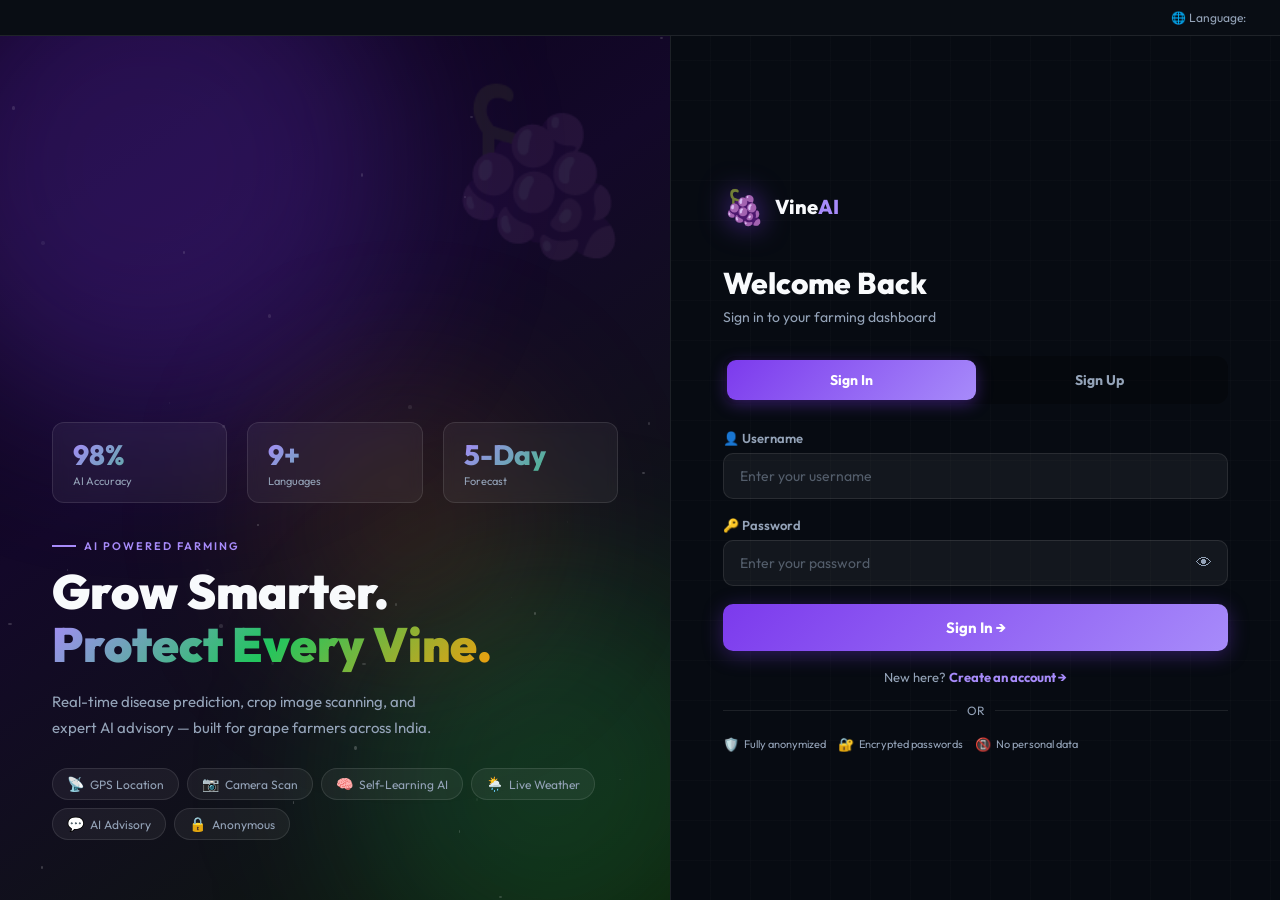
<file: templates/login.html>
<!DOCTYPE html>
<html lang="en">
<head>
    <meta charset="UTF-8">
    <meta name="viewport" content="width=device-width, initial-scale=1.0">
    <title>🍇 VineAI – Grape Crop Intelligence</title>
    <meta name="description" content="Sign in to VineAI – your AI-powered grape crop health and disease prediction platform.">
    <link href="https://fonts.googleapis.com/css2?family=Outfit:wght@300;400;500;600;700;800;900&display=swap" rel="stylesheet">

    <!-- Google Translate -->
    <script type="text/javascript">
        function googleTranslateElementInit() {
            new google.translate.TranslateElement({
                pageLanguage: 'en',
                includedLanguages: 'en,hi,mr,te,ta,kn,gu,pa,bn',
                layout: google.translate.TranslateElement.InlineLayout.SIMPLE,
                autoDisplay: false
            }, 'google_translate_element_login');
        }
    </script>
    <script src="//translate.google.com/translate_a/element.js?cb=googleTranslateElementInit"></script>

    <style>
        *, *::before, *::after { box-sizing: border-box; margin: 0; padding: 0; }

        :root {
            --bg: #04080f;
            --grape: #7c3aed;
            --grape-light: #a78bfa;
            --green: #22c55e;
            --green-dark: #16a34a;
            --gold: #f59e0b;
            --text: #f8fafc;
            --muted: #94a3b8;
            --card: rgba(255,255,255,0.04);
            --border: rgba(255,255,255,0.09);
            --radius: 14px;
            --error: #f87171;
            --success: #4ade80;
        }

        html, body { height: 100%; font-family: 'Outfit', sans-serif; }

        body {
            background: var(--bg);
            color: var(--text);
            min-height: 100vh;
            display: flex;
            flex-direction: column;
            overflow-x: hidden;
        }

        /* ── Language Bar ── */
        .lang-bar {
            display: flex;
            justify-content: flex-end;
            align-items: center;
            pad: 10px 24px;
            padding: 10px 24px;
            background: rgba(255,255,255,0.02);
            border-bottom: 1px solid var(--border);
            gap: 10px;
            position: relative;
            z-index: 100;
        }
        .lang-label {
            font-size: 12px;
            color: var(--muted);
            display: flex;
            align-items: center;
            gap: 5px;
        }
        .goog-te-gadget { color: transparent !important; font-size: 0 !important; }
        .goog-te-gadget select {
            background: rgba(255,255,255,0.08) !important;
            border: 1px solid var(--border) !important;
            color: var(--text) !important;
            border-radius: 8px !important;
            padding: 5px 10px !important;
            font-size: 12px !important;
            font-family: 'Outfit', sans-serif !important;
            outline: none !important;
            cursor: pointer;
        }
        .goog-te-banner-frame { display: none !important; }
        body { top: 0px !important; }

        /* ── Main Layout ── */
        .login-container {
            flex: 1;
            display: grid;
            grid-template-columns: 1.1fr 1fr;
            min-height: calc(100vh - 44px);
        }

        /* ── Left Visual Panel ── */
        .visual-panel {
            position: relative;
            overflow: hidden;
            background: linear-gradient(145deg, #0a0118 0%, #130829 40%, #0d1a0a 100%);
            display: flex;
            flex-direction: column;
            justify-content: flex-end;
            padding: 60px 52px;
        }

        /* Animated orbs */
        .orb {
            position: absolute;
            border-radius: 50%;
            filter: blur(80px);
            animation: drift 8s ease-in-out infinite alternate;
        }
        .orb-1 { width: 500px; height: 500px; background: rgba(124,58,237,0.25); top: -120px; left: -100px; }
        .orb-2 { width: 400px; height: 400px; background: rgba(34,197,94,0.18); bottom: -80px; right: -80px; animation-delay: -4s; }
        .orb-3 { width: 280px; height: 280px; background: rgba(245,158,11,0.12); top: 40%; left: 40%; animation-delay: -2s; animation-duration: 6s; }
        @keyframes drift {
            from { transform: translate(0, 0) scale(1); }
            to   { transform: translate(30px, -30px) scale(1.08); }
        }

        /* Floating grape clusters SVG decoration */
        .grape-art {
            position: absolute;
            top: 30px;
            right: 30px;
            font-size: 160px;
            opacity: 0.12;
            animation: floatArt 6s ease-in-out infinite;
            user-select: none;
        }
        @keyframes floatArt {
            0%,100% { transform: translateY(0) rotate(-5deg); }
            50%      { transform: translateY(-18px) rotate(3deg); }
        }

        /* Particle dots */
        .particles {
            position: absolute; inset: 0;
            overflow: hidden;
        }
        .particle {
            position: absolute;
            width: 3px; height: 3px;
            background: rgba(255,255,255,0.35);
            border-radius: 50%;
            animation: twinkle 3s ease-in-out infinite;
        }
        @keyframes twinkle {
            0%,100% { opacity: 0.2; transform: scale(1); }
            50%      { opacity: 1; transform: scale(1.6); }
        }

        /* Vineyard stats row */
        .vine-stats {
            display: flex;
            gap: 20px;
            margin-bottom: 36px;
            position: relative;
            z-index: 2;
            flex-wrap: wrap;
        }
        .vine-stat {
            background: rgba(255,255,255,0.05);
            border: 1px solid rgba(255,255,255,0.1);
            border-radius: 12px;
            padding: 14px 20px;
            flex: 1;
            min-width: 100px;
            backdrop-filter: blur(6px);
            transition: border-color 0.3s, background 0.3s;
        }
        .vine-stat:hover { border-color: rgba(124,58,237,0.4); background: rgba(124,58,237,0.08); }
        .vine-stat .sv-number {
            font-size: 28px;
            font-weight: 800;
            background: linear-gradient(135deg, var(--grape-light), var(--green));
            -webkit-background-clip: text;
            -webkit-text-fill-color: transparent;
            background-clip: text;
        }
        .vine-stat .sv-label { font-size: 11px; color: var(--muted); margin-top: 2px; }

        .visual-headline {
            position: relative;
            z-index: 2;
        }
        .visual-tagline {
            font-size: 11px;
            font-weight: 600;
            color: var(--grape-light);
            letter-spacing: 2px;
            text-transform: uppercase;
            margin-bottom: 12px;
            display: flex;
            align-items: center;
            gap: 8px;
        }
        .visual-tagline::before {
            content: '';
            display: inline-block;
            width: 24px;
            height: 2px;
            background: var(--grape-light);
        }
        .visual-title {
            font-size: 48px;
            font-weight: 900;
            line-height: 1.1;
            margin-bottom: 18px;
        }
        .visual-title span {
            background: linear-gradient(135deg, var(--grape-light) 0%, var(--green) 50%, var(--gold) 100%);
            -webkit-background-clip: text;
            -webkit-text-fill-color: transparent;
            background-clip: text;
        }
        .visual-desc {
            font-size: 15px;
            color: var(--muted);
            line-height: 1.7;
            max-width: 380px;
            margin-bottom: 28px;
        }

        .feature-pills {
            display: flex;
            flex-wrap: wrap;
            gap: 8px;
            position: relative;
            z-index: 2;
        }
        .pill {
            display: flex;
            align-items: center;
            gap: 6px;
            padding: 6px 14px;
            background: rgba(255,255,255,0.05);
            border: 1px solid rgba(255,255,255,0.1);
            border-radius: 50px;
            font-size: 12px;
            color: var(--muted);
            transition: all 0.25s;
        }
        .pill:hover { background: rgba(34,197,94,0.1); border-color: rgba(34,197,94,0.3); color: var(--text); }
        .pill-icon { font-size: 14px; }

        /* ── Right Auth Panel ── */
        .auth-panel {
            display: flex;
            flex-direction: column;
            justify-content: center;
            padding: 48px 52px;
            background: rgba(255,255,255,0.012);
            border-left: 1px solid var(--border);
            position: relative;
        }

        /* Subtle grid pattern */
        .auth-panel::before {
            content: '';
            position: absolute;
            inset: 0;
            background-image: repeating-linear-gradient(
                0deg, transparent, transparent 39px, rgba(255,255,255,0.015) 39px, rgba(255,255,255,0.015) 40px),
                repeating-linear-gradient(
                90deg, transparent, transparent 39px, rgba(255,255,255,0.015) 39px, rgba(255,255,255,0.015) 40px);
            pointer-events: none;
        }

        .auth-brand-mini {
            display: flex;
            align-items: center;
            gap: 10px;
            margin-bottom: 36px;
            position: relative;
            z-index: 1;
        }
        .auth-logo { font-size: 34px; filter: drop-shadow(0 0 14px rgba(124,58,237,0.6)); }
        .auth-brand-name { font-size: 20px; font-weight: 800; }
        .auth-brand-name span { color: var(--grape-light); }

        .auth-heading {
            font-size: 30px;
            font-weight: 800;
            margin-bottom: 6px;
            position: relative;
            z-index: 1;
        }
        .auth-subheading {
            font-size: 14px;
            color: var(--muted);
            margin-bottom: 30px;
            position: relative;
            z-index: 1;
        }

        /* Tabs */
        .auth-tabs {
            display: flex;
            background: rgba(0,0,0,0.3);
            border-radius: 12px;
            padding: 4px;
            margin-bottom: 26px;
            position: relative;
            z-index: 1;
        }
        .tab-btn {
            flex: 1;
            padding: 11px;
            border: none;
            border-radius: 9px;
            background: transparent;
            color: var(--muted);
            font-size: 14px;
            font-weight: 700;
            cursor: pointer;
            transition: all 0.3s;
            font-family: 'Outfit', sans-serif;
        }
        .tab-btn.active {
            background: linear-gradient(135deg, var(--grape), var(--grape-light));
            color: white;
            box-shadow: 0 4px 16px rgba(124,58,237,0.4);
        }

        /* Message */
        .auth-msg {
            padding: 12px 16px;
            border-radius: 10px;
            font-size: 13px;
            font-weight: 500;
            margin-bottom: 18px;
            animation: fadeUp 0.3s ease;
            position: relative;
            z-index: 1;
        }
        .auth-msg.hidden { display: none; }
        .auth-msg.error { background: rgba(248,113,113,0.12); color: var(--error); border: 1px solid rgba(248,113,113,0.25); }
        .auth-msg.success { background: rgba(74,222,128,0.1); color: var(--success); border: 1px solid rgba(74,222,128,0.2); }

        /* Form */
        .auth-form { display: flex; flex-direction: column; gap: 18px; position: relative; z-index: 1; }
        .auth-form.hidden { display: none; }

        .form-group { display: flex; flex-direction: column; gap: 7px; }
        .form-group label {
            font-size: 13px;
            font-weight: 600;
            color: var(--muted);
            display: flex;
            align-items: center;
            gap: 5px;
        }

        .pass-wrap { position: relative; display: flex; }
        .pass-wrap input { padding-right: 46px !important; }

        .input-field {
            width: 100%;
            padding: 13px 16px;
            background: rgba(255,255,255,0.05);
            border: 1.5px solid rgba(255,255,255,0.09);
            border-radius: 10px;
            color: var(--text);
            font-size: 14px;
            font-family: 'Outfit', sans-serif;
            outline: none;
            transition: border-color 0.3s, background 0.3s, box-shadow 0.3s;
        }
        .input-field:focus {
            border-color: var(--grape-light);
            background: rgba(124,58,237,0.07);
            box-shadow: 0 0 0 3px rgba(124,58,237,0.15);
        }
        .input-field::placeholder { color: rgba(148,163,184,0.5); }

        .eye-btn {
            position: absolute;
            right: 12px;
            top: 50%;
            transform: translateY(-50%);
            background: none;
            border: none;
            cursor: pointer;
            font-size: 16px;
            color: var(--muted);
            padding: 4px;
            line-height: 1;
            width: auto;
        }
        .eye-btn:hover { color: var(--text); }

        .anon-notice {
            font-size: 12px;
            color: var(--muted);
            padding: 11px 14px;
            background: rgba(124,58,237,0.07);
            border: 1px solid rgba(124,58,237,0.2);
            border-radius: 10px;
            line-height: 1.5;
        }

        .btn-auth {
            width: 100%;
            padding: 14px;
            background: linear-gradient(135deg, var(--grape), var(--grape-light));
            border: none;
            border-radius: 10px;
            color: white;
            font-size: 15px;
            font-weight: 700;
            cursor: pointer;
            font-family: 'Outfit', sans-serif;
            transition: opacity 0.2s, transform 0.2s, box-shadow 0.2s;
            box-shadow: 0 4px 20px rgba(124,58,237,0.35);
            position: relative;
            overflow: hidden;
        }
        .btn-auth::after {
            content: '';
            position: absolute;
            inset: 0;
            background: linear-gradient(135deg, var(--green-dark), var(--green));
            opacity: 0;
            transition: opacity 0.4s;
        }
        .btn-auth:hover:not(:disabled) { transform: translateY(-2px); box-shadow: 0 6px 28px rgba(124,58,237,0.5); }
        .btn-auth:disabled { opacity: 0.5; cursor: not-allowed; }
        .btn-auth span { position: relative; z-index: 1; }

        .switch-hint {
            text-align: center;
            font-size: 13px;
            color: var(--muted);
        }
        .switch-hint a {
            color: var(--grape-light);
            cursor: pointer;
            font-weight: 700;
            text-decoration: none;
        }
        .switch-hint a:hover { text-decoration: underline; }

        .divider {
            display: flex;
            align-items: center;
            gap: 10px;
            font-size: 12px;
            color: var(--muted);
        }
        .divider::before, .divider::after {
            content: '';
            flex: 1;
            height: 1px;
            background: var(--border);
        }

        /* Trust badges */
        .trust-row {
            display: flex;
            gap: 12px;
            flex-wrap: wrap;
            position: relative;
            z-index: 1;
        }
        .trust-badge {
            display: flex;
            align-items: center;
            gap: 5px;
            font-size: 11px;
            color: var(--muted);
        }
        .trust-badge .tb-icon { font-size: 13px; }

        @keyframes fadeUp {
            from { opacity: 0; transform: translateY(6px); }
            to   { opacity: 1; transform: translateY(0); }
        }

        /* Responsive */
        @media (max-width: 900px) {
            .login-container { grid-template-columns: 1fr; }
            .visual-panel { display: none; }
            .auth-panel { padding: 40px 28px; }
        }
        @media (max-width: 480px) {
            .auth-panel { padding: 28px 18px; }
            .vine-stats { flex-direction: column; }
        }
    </style>
</head>
<body>

<!-- ── Language Bar ── -->
<div class="lang-bar">
    <span class="lang-label">🌐 Language:</span>
    <div id="google_translate_element_login"></div>
</div>

<div class="login-container">

    <!-- ── LEFT: Visual Panel ── -->
    <div class="visual-panel">
        <!-- Animated orbs -->
        <div class="orb orb-1"></div>
        <div class="orb orb-2"></div>
        <div class="orb orb-3"></div>

        <!-- Floating grape art -->
        <div class="grape-art">🍇</div>

        <!-- Twinkling particles -->
        <div class="particles" id="particles"></div>

        <!-- Stats -->
        <div class="vine-stats">
            <div class="vine-stat">
                <div class="sv-number">98%</div>
                <div class="sv-label">AI Accuracy</div>
            </div>
            <div class="vine-stat">
                <div class="sv-number">9+</div>
                <div class="sv-label">Languages</div>
            </div>
            <div class="vine-stat">
                <div class="sv-number">5-Day</div>
                <div class="sv-label">Forecast</div>
            </div>
        </div>

        <!-- Headline -->
        <div class="visual-headline">
            <div class="visual-tagline">AI Powered Farming</div>
            <h1 class="visual-title">
                Grow Smarter.<br>
                <span>Protect Every Vine.</span>
            </h1>
            <p class="visual-desc">
                Real-time disease prediction, crop image scanning, and expert AI advisory — built for grape farmers across India.
            </p>
        </div>

        <!-- Feature pills -->
        <div class="feature-pills">
            <div class="pill"><span class="pill-icon">📡</span> GPS Location</div>
            <div class="pill"><span class="pill-icon">📷</span> Camera Scan</div>
            <div class="pill"><span class="pill-icon">🧠</span> Self-Learning AI</div>
            <div class="pill"><span class="pill-icon">🌦️</span> Live Weather</div>
            <div class="pill"><span class="pill-icon">💬</span> AI Advisory</div>
            <div class="pill"><span class="pill-icon">🔒</span> Anonymous</div>
        </div>
    </div>

    <!-- ── RIGHT: Auth Panel ── -->
    <div class="auth-panel">

        <div class="auth-brand-mini">
            <div class="auth-logo">🍇</div>
            <div class="auth-brand-name">Vine<span>AI</span></div>
        </div>

        <div class="auth-heading">Welcome Back</div>
        <div class="auth-subheading">Sign in to your farming dashboard</div>

        <!-- Tabs -->
        <div class="auth-tabs">
            <button class="tab-btn active" id="tab-login" onclick="switchTab('login')">Sign In</button>
            <button class="tab-btn" id="tab-register" onclick="switchTab('register')">Sign Up</button>
        </div>

        <!-- Message -->
        <div id="authMsg" class="auth-msg hidden"></div>

        <!-- ── Sign In ── -->
        <form id="loginForm" class="auth-form" onsubmit="handleLogin(event)">
            <div class="form-group">
                <label for="loginUser">👤 Username</label>
                <input class="input-field" type="text" id="loginUser" placeholder="Enter your username" autocomplete="username" required>
            </div>
            <div class="form-group">
                <label for="loginPass">🔑 Password</label>
                <div class="pass-wrap">
                    <input class="input-field" type="password" id="loginPass" placeholder="Enter your password" autocomplete="current-password" required>
                    <button type="button" class="eye-btn" onclick="togglePass('loginPass', this)">👁</button>
                </div>
            </div>
            <button type="submit" class="btn-auth" id="loginBtn">
                <span>Sign In →</span>
            </button>
            <p class="switch-hint">New here? <a onclick="switchTab('register')">Create an account →</a></p>
            <div class="divider">OR</div>
            <div class="trust-row">
                <span class="trust-badge"><span class="tb-icon">🛡️</span> Fully anonymized</span>
                <span class="trust-badge"><span class="tb-icon">🔐</span> Encrypted passwords</span>
                <span class="trust-badge"><span class="tb-icon">📵</span> No personal data</span>
            </div>
        </form>

        <!-- ── Sign Up ── -->
        <form id="registerForm" class="auth-form hidden" onsubmit="handleRegister(event)">
            <div class="form-group">
                <label for="regUser">👤 Choose a Username</label>
                <input class="input-field" type="text" id="regUser" placeholder="At least 3 characters" autocomplete="username" required>
            </div>
            <div class="form-group">
                <label for="regPass">🔑 Password</label>
                <div class="pass-wrap">
                    <input class="input-field" type="password" id="regPass" placeholder="At least 6 characters" autocomplete="new-password" required>
                    <button type="button" class="eye-btn" onclick="togglePass('regPass', this)">👁</button>
                </div>
            </div>
            <div class="form-group">
                <label for="regPass2">🔑 Confirm Password</label>
                <div class="pass-wrap">
                    <input class="input-field" type="password" id="regPass2" placeholder="Repeat your password" autocomplete="new-password" required>
                    <button type="button" class="eye-btn" onclick="togglePass('regPass2', this)">👁</button>
                </div>
            </div>
            <div class="anon-notice">
                🛡️ Your username is never linked to your farming data. A random anonymous ID is automatically assigned for privacy.
            </div>
            <button type="submit" class="btn-auth" id="registerBtn">
                <span>Create Account →</span>
            </button>
            <p class="switch-hint">Already have an account? <a onclick="switchTab('login')">Sign in →</a></p>
        </form>

    </div>
</div>

<script>
// ── Particles ──
(function() {
    const container = document.getElementById('particles');
    if (!container) return;
    for (let i = 0; i < 35; i++) {
        const p = document.createElement('div');
        p.className = 'particle';
        p.style.cssText = `
            left: ${Math.random() * 100}%;
            top: ${Math.random() * 100}%;
            animation-delay: ${Math.random() * 3}s;
            animation-duration: ${2 + Math.random() * 3}s;
            width: ${1 + Math.random() * 3}px;
            height: ${1 + Math.random() * 3}px;
            opacity: ${0.1 + Math.random() * 0.5};
        `;
        container.appendChild(p);
    }
})();

// ── Tab Switch ──
function switchTab(tab) {
    document.getElementById('loginForm').classList.toggle('hidden', tab !== 'login');
    document.getElementById('registerForm').classList.toggle('hidden', tab !== 'register');
    document.getElementById('tab-login').classList.toggle('active', tab === 'login');
    document.getElementById('tab-register').classList.toggle('active', tab === 'register');

    const heading = document.querySelector('.auth-heading');
    const subheading = document.querySelector('.auth-subheading');
    if (tab === 'login') {
        heading.textContent = 'Welcome Back';
        subheading.textContent = 'Sign in to your farming dashboard';
    } else {
        heading.textContent = 'Join VineAI';
        subheading.textContent = 'Create your free account today';
    }
    clearMsg();
}

function showMsg(msg, type) {
    const el = document.getElementById('authMsg');
    el.textContent = msg;
    el.className = `auth-msg ${type}`;
}
function clearMsg() {
    document.getElementById('authMsg').className = 'auth-msg hidden';
}

function togglePass(id, btn) {
    const inp = document.getElementById(id);
    if (inp.type === 'password') { inp.type = 'text'; btn.textContent = '🙈'; }
    else { inp.type = 'password'; btn.textContent = '👁'; }
}

async function handleLogin(e) {
    e.preventDefault();
    const btn = document.getElementById('loginBtn');
    btn.innerHTML = '<span>Signing in...</span>';
    btn.disabled = true;
    clearMsg();

    const username = document.getElementById('loginUser').value.trim();
    const password = document.getElementById('loginPass').value;

    try {
        const res = await fetch('/login', {
            method: 'POST',
            headers: { 'Content-Type': 'application/json' },
            body: JSON.stringify({ username, password })
        });
        const data = await res.json();
        if (data.success) {
            showMsg('✅ Welcome back, ' + data.username + '! Entering dashboard...', 'success');
            setTimeout(() => window.location.href = '/app', 900);
        } else {
            showMsg('❌ ' + data.error, 'error');
        }
    } catch (err) {
        showMsg('❌ Network error. Is the server running?', 'error');
    }
    btn.innerHTML = '<span>Sign In →</span>';
    btn.disabled = false;
}

async function handleRegister(e) {
    e.preventDefault();
    const pass1 = document.getElementById('regPass').value;
    const pass2 = document.getElementById('regPass2').value;
    if (pass1 !== pass2) { showMsg('❌ Passwords do not match', 'error'); return; }

    const btn = document.getElementById('registerBtn');
    btn.innerHTML = '<span>Creating account...</span>';
    btn.disabled = true;
    clearMsg();

    const username = document.getElementById('regUser').value.trim();

    try {
        const res = await fetch('/register', {
            method: 'POST',
            headers: { 'Content-Type': 'application/json' },
            body: JSON.stringify({ username, password: pass1 })
        });
        const data = await res.json();
        if (data.success) {
            showMsg('✅ Account created! Entering dashboard...', 'success');
            setTimeout(() => window.location.href = '/app', 900);
        } else {
            showMsg('❌ ' + data.error, 'error');
        }
    } catch (err) {
        showMsg('❌ Network error. Is the server running?', 'error');
    }
    btn.innerHTML = '<span>Create Account →</span>';
    btn.disabled = false;
}
</script>
</body>
</html>
</file>
